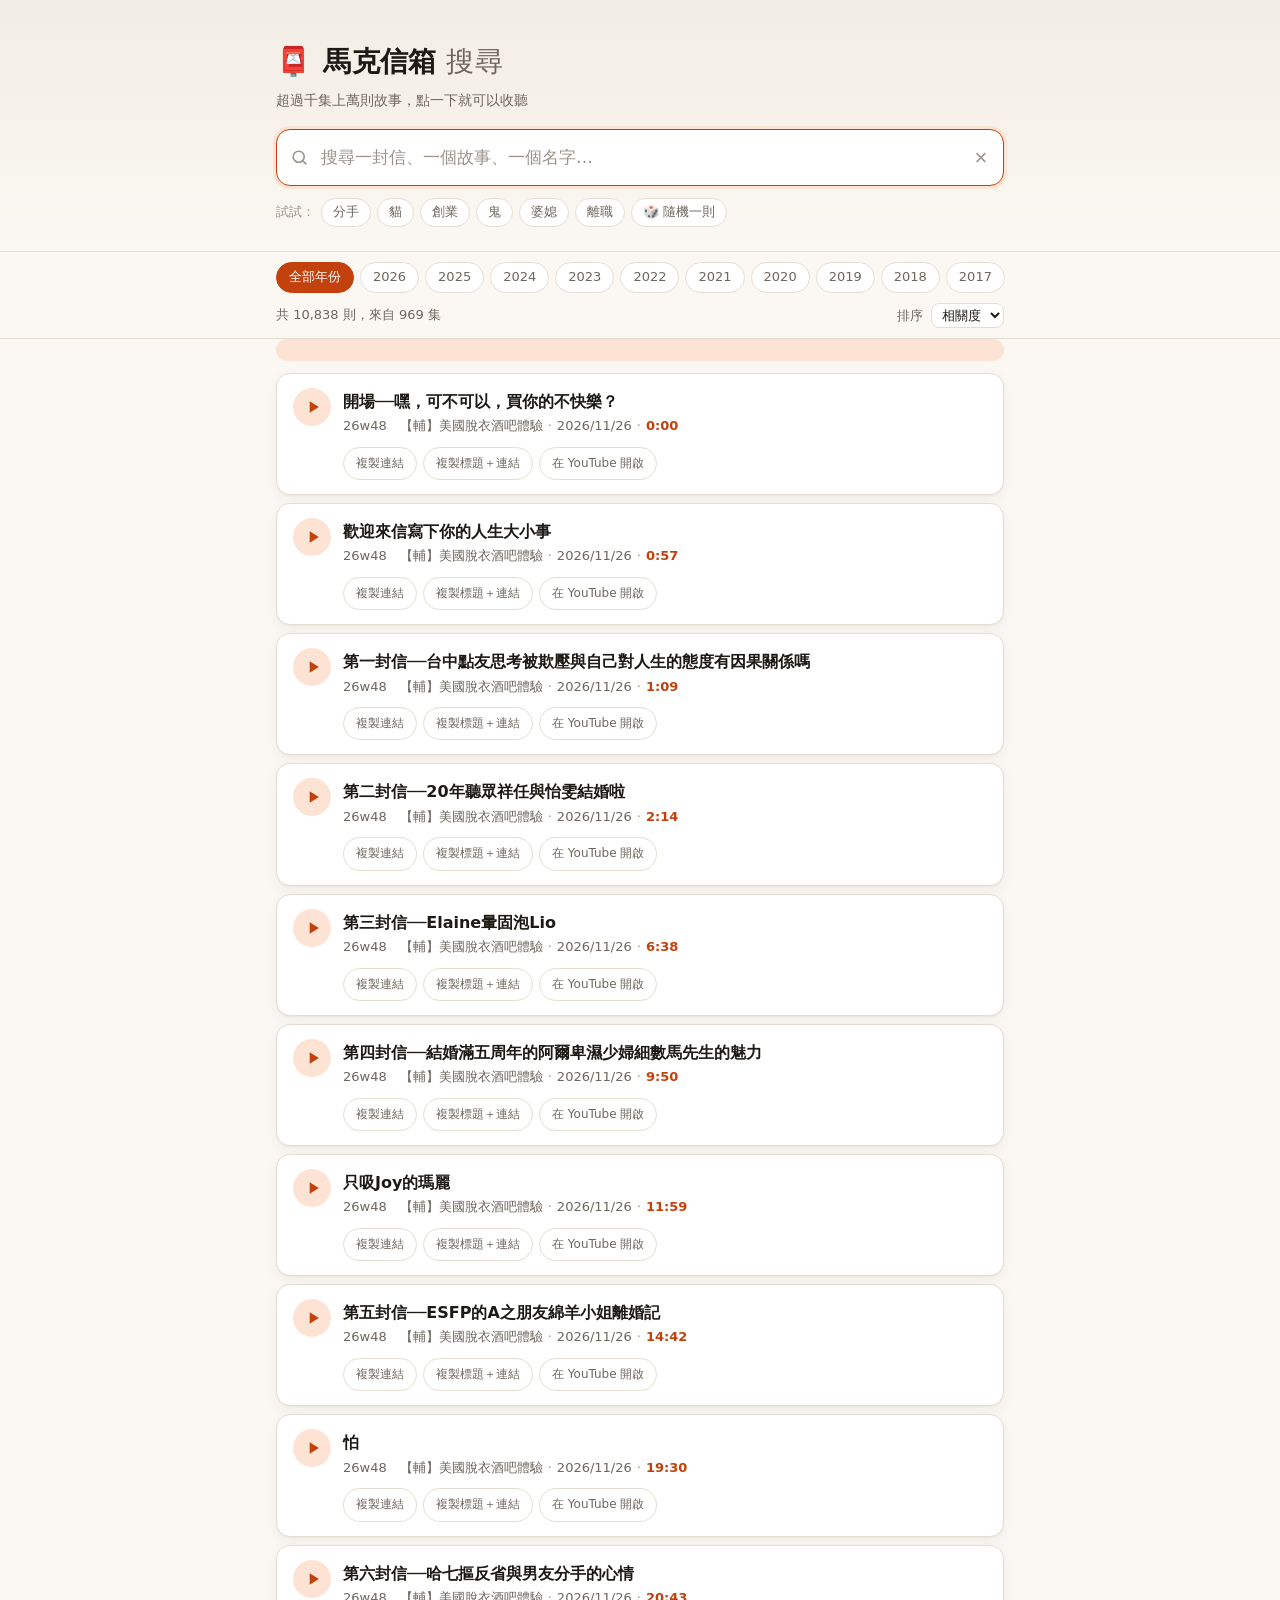
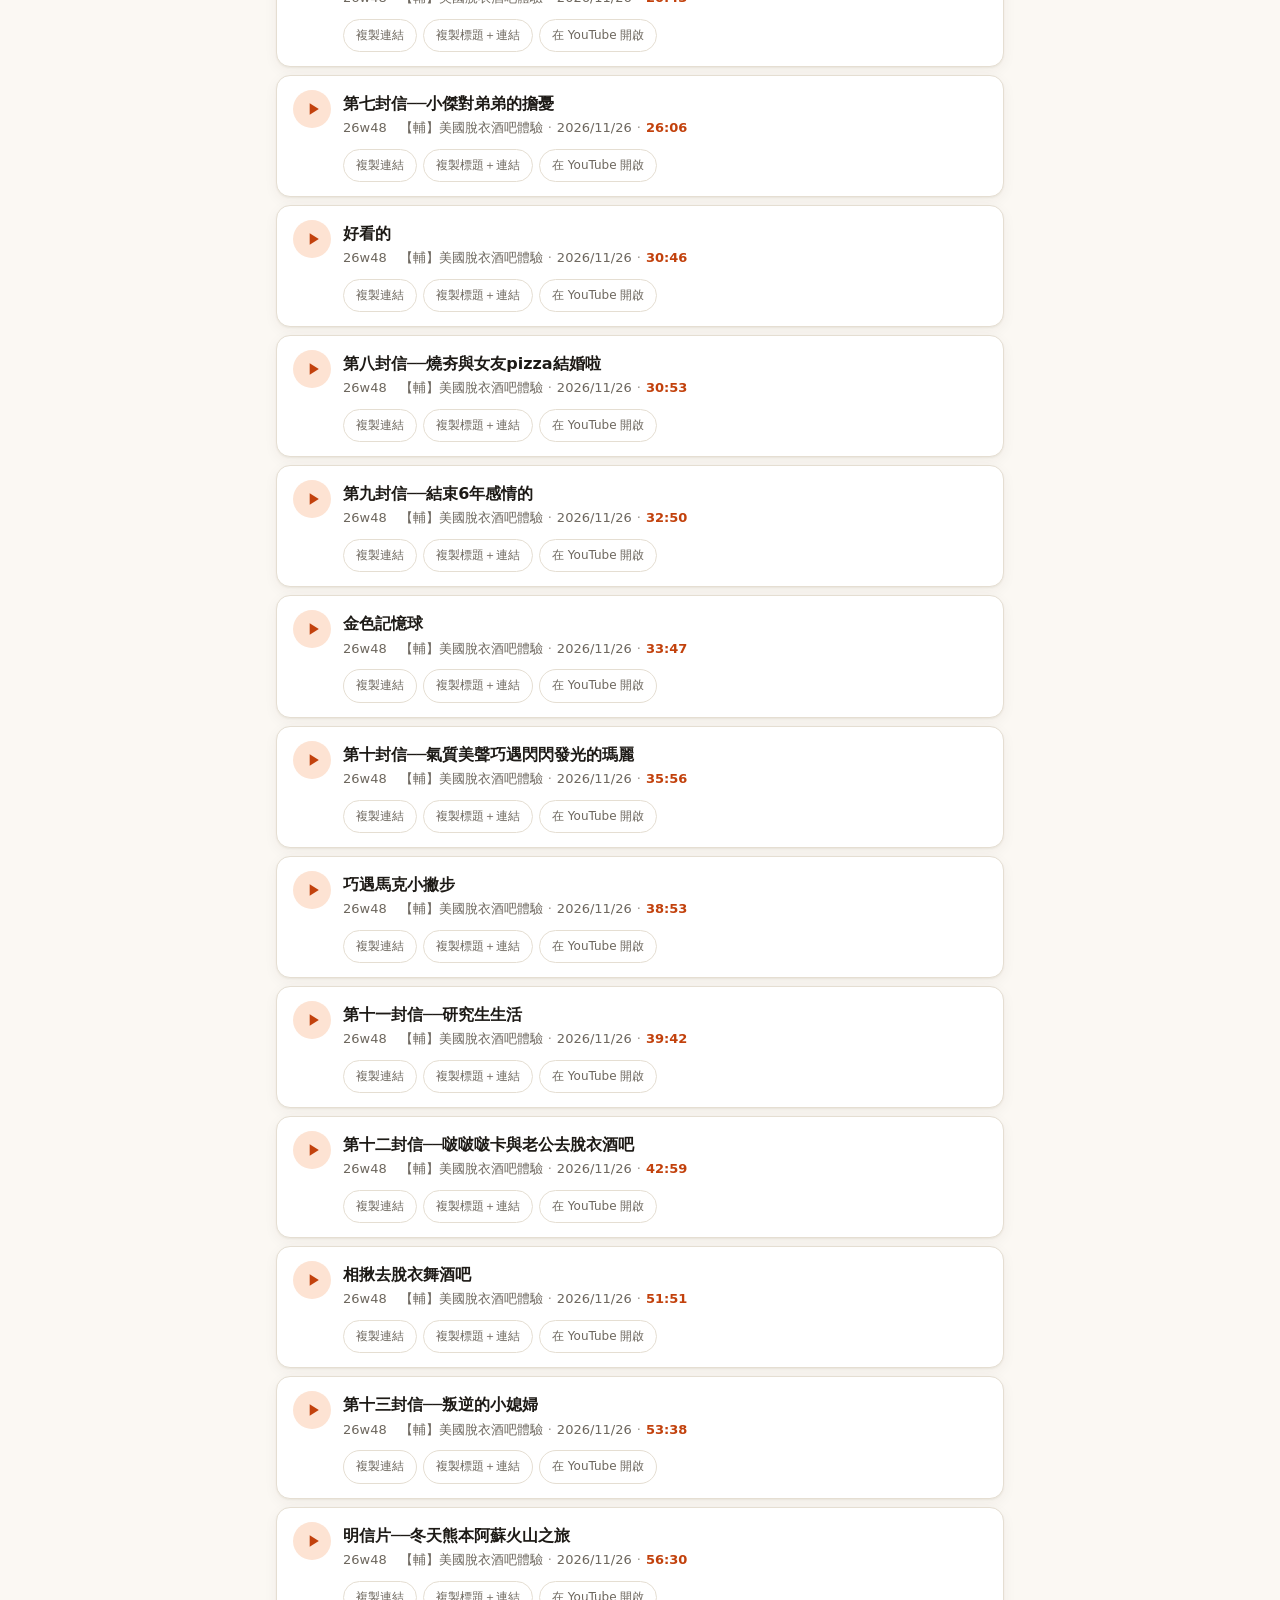
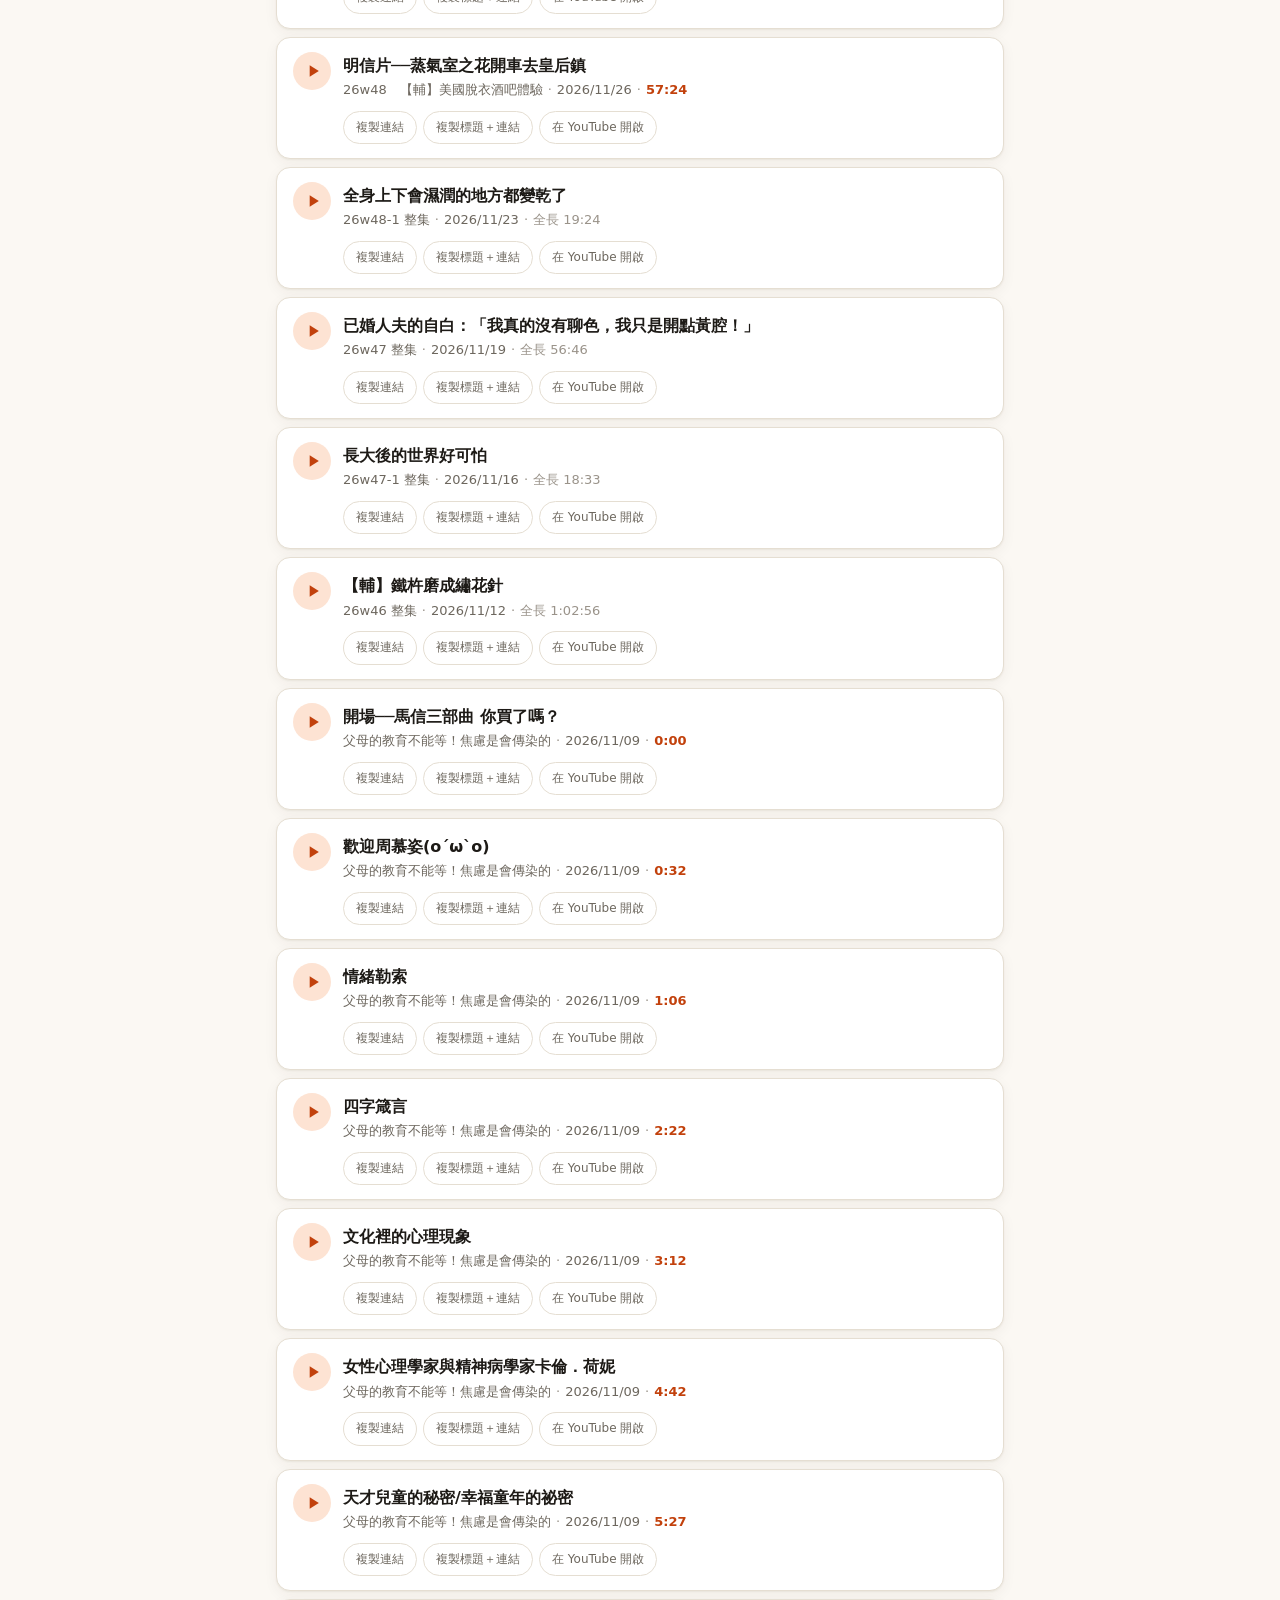
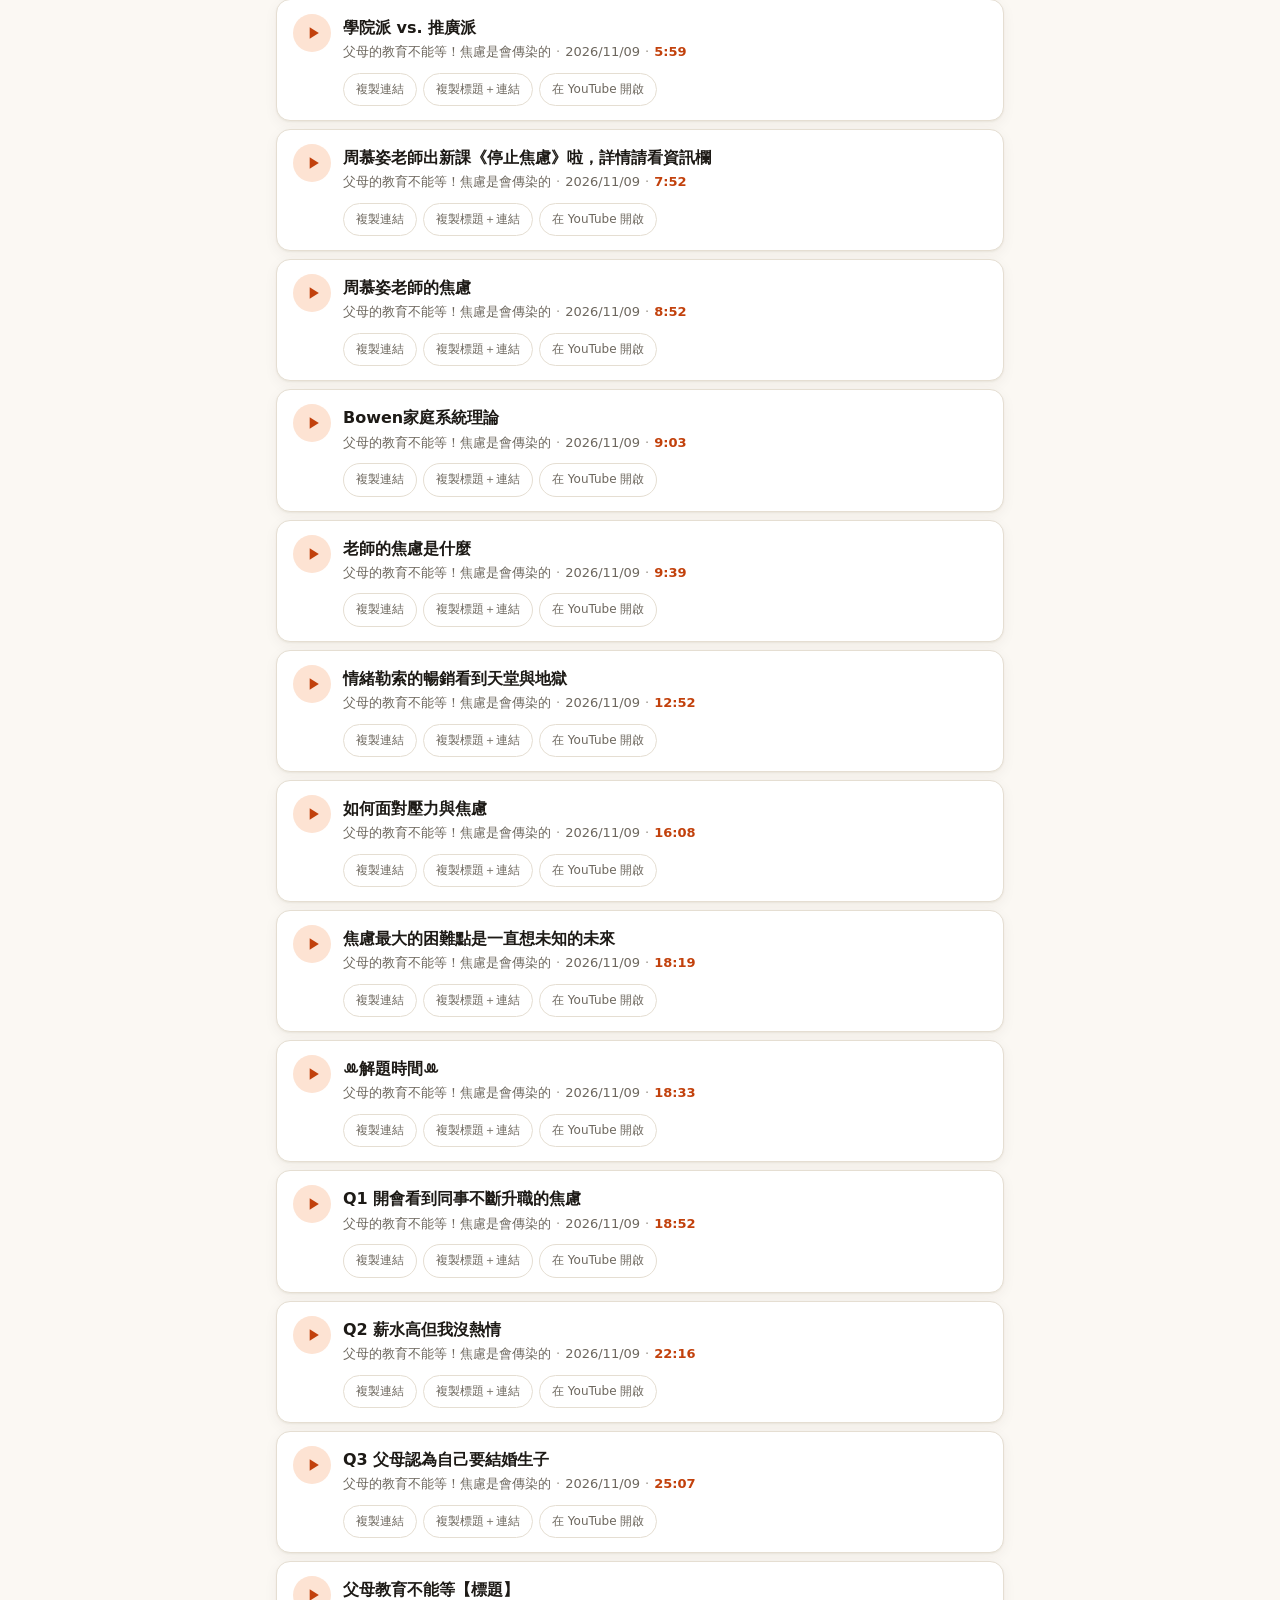
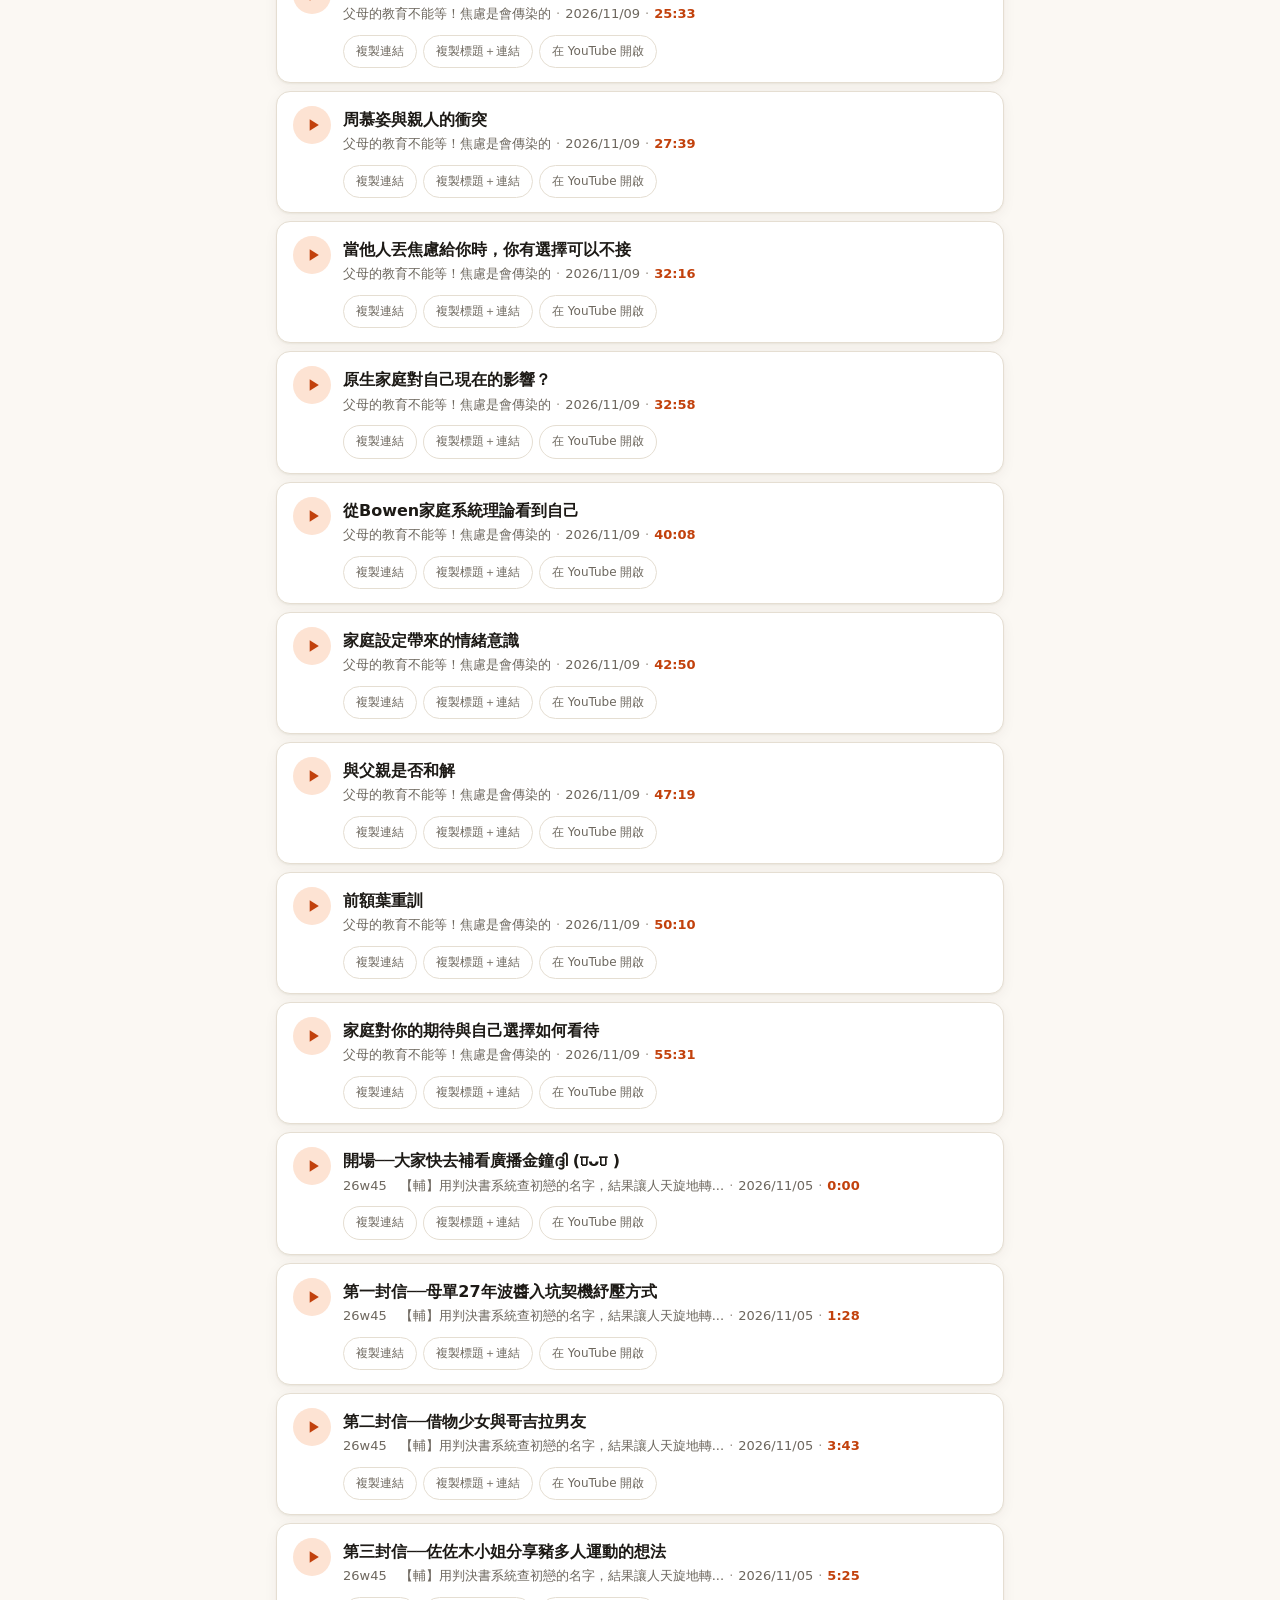
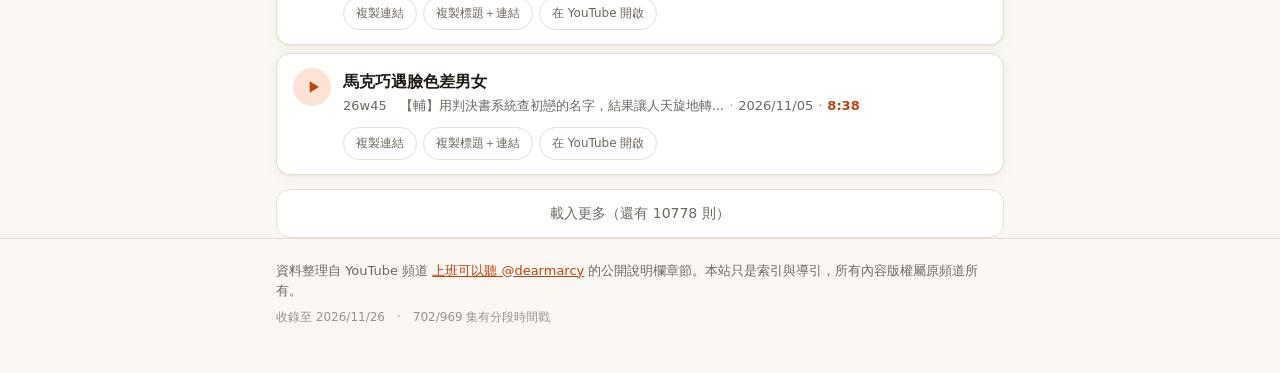
<file: docs/search/index.html>
<!doctype html>
<html lang="zh-Hant">
<head>
<meta charset="utf-8">
<meta name="viewport" content="width=device-width, initial-scale=1, viewport-fit=cover">
<title>馬克信箱 搜尋 — 找到那一封信</title>
<meta name="description" content="搜尋《馬克信箱》全部集數的每一封信，直接跳到那個時間點收聽。">
<meta property="og:title" content="馬克信箱 搜尋">
<meta property="og:description" content="搜尋《馬克信箱》全部集數的每一封信，直接跳到那個時間點收聽。">
<meta property="og:type" content="website">
<link rel="icon" href="data:image/svg+xml,<svg xmlns='http://www.w3.org/2000/svg' viewBox='0 0 100 100'><text y='.9em' font-size='90'>📮</text></svg>">
<link rel="preload" href="data/index.json" as="fetch" crossorigin>
<link rel="stylesheet" href="style.css?v=69b7cd62">
</head>
<body>

<header class="top">
  <div class="wrap">
    <h1><span class="mark">📮</span> 馬克信箱 <span class="thin">搜尋</span></h1>
    <p class="tagline" id="tagline">載入中…</p>

    <div class="searchbox">
      <svg class="icon" viewBox="0 0 24 24" aria-hidden="true"><circle cx="11" cy="11" r="7"/><path d="M20 20l-3.5-3.5"/></svg>
      <input id="q" type="search" autocomplete="off" autocapitalize="off" spellcheck="false"
             placeholder="搜尋一封信、一個故事、一個名字…" aria-label="搜尋">
      <button id="clear" class="clear" type="button" aria-label="清除" hidden>&times;</button>
    </div>

    <div class="suggest" id="suggest">
      <span class="lbl">試試：</span>
      <button data-q="分手">分手</button>
      <button data-q="貓">貓</button>
      <button data-q="創業">創業</button>
      <button data-q="鬼">鬼</button>
      <button data-q="婆媳">婆媳</button>
      <button data-q="離職">離職</button>
    </div>
  </div>
</header>

<nav class="filters" id="filters" hidden>
  <div class="wrap">
    <div class="years" id="years" role="group" aria-label="年份篩選"></div>
    <div class="row2">
      <span class="count" id="count"></span>
      <label class="sort">
        排序
        <select id="sort">
          <option value="rel">相關度</option>
          <option value="new">最新</option>
          <option value="old">最舊</option>
        </select>
      </label>
    </div>
  </div>
</nav>

<main class="wrap" id="main">
  <div id="scope" class="scope" hidden></div>
  <div id="results" class="results"></div>
  <div id="empty" class="empty" hidden></div>
  <button id="more" class="more" type="button" hidden>載入更多</button>
</main>

<footer class="foot">
  <div class="wrap">
    <p>
      資料整理自 YouTube 頻道
      <a href="https://www.youtube.com/@dearmarcy" target="_blank" rel="noopener">上班可以聽 @dearmarcy</a>
      的公開說明欄章節。本站只是索引與導引，所有內容版權屬原頻道所有。
    </p>
    <p class="meta" id="footmeta"></p>
  </div>
</footer>

<template id="tpl-row">
  <article class="row">
    <button class="play" type="button" aria-label="播放">
      <svg viewBox="0 0 24 24" aria-hidden="true"><path d="M8 5v14l11-7z"/></svg>
    </button>
    <div class="body">
      <h3 class="title"></h3>
      <div class="sub">
        <button class="ep" type="button" title="只看這一集"></button>
        <span class="dot">·</span>
        <time class="date"></time>
        <span class="dot">·</span>
        <span class="ts"></span>
      </div>
      <div class="acts">
        <button class="act copy" type="button">複製連結</button>
        <button class="act copytext" type="button">複製標題＋連結</button>
        <a class="act yt" target="_blank" rel="noopener">在 YouTube 開啟</a>
      </div>
    </div>
  </article>
</template>

<script src="app.js?v=a44f963a"></script>
</body>
</html>
</file>
<file: docs/search/style.css>
/* 馬克信箱搜尋站 —— 淺色/深色跟隨系統，手機優先 */

:root {
  --bg: #fbf8f3;
  --bg-card: #ffffff;
  --bg-sunk: #f2ede4;
  --fg: #1d1a16;
  --fg-dim: #6d675e;
  --fg-faint: #9a938a;
  --line: #e5ded2;
  --accent: #c2410c;          /* 信封的橘紅 */
  --accent-soft: #fde3d3;
  --accent-fg: #ffffff;
  --mark-bg: #ffe08a;
  --mark-fg: #3d2a00;
  --shadow: 0 1px 2px rgba(60, 45, 25, .06), 0 4px 14px rgba(60, 45, 25, .05);
  --radius: 14px;
}

@media (prefers-color-scheme: dark) {
  :root {
    --bg: #16130f;
    --bg-card: #211d18;
    --bg-sunk: #2b251e;
    --fg: #f0ebe3;
    --fg-dim: #a89f92;
    --fg-faint: #7a7266;
    --line: #352e26;
    --accent: #fb923c;
    --accent-soft: #40260f;
    --accent-fg: #1a1206;
    --mark-bg: #7a5a12;
    --mark-fg: #ffeec2;
    --shadow: 0 1px 2px rgba(0, 0, 0, .3), 0 4px 14px rgba(0, 0, 0, .25);
  }
}

* { box-sizing: border-box; }

html { -webkit-text-size-adjust: 100%; }

body {
  margin: 0;
  background: var(--bg);
  color: var(--fg);
  font-family: "Noto Sans TC", "PingFang TC", "Microsoft JhengHei",
               system-ui, -apple-system, "Segoe UI", sans-serif;
  line-height: 1.6;
  -webkit-font-smoothing: antialiased;
}

.wrap {
  max-width: 760px;
  margin: 0 auto;
  padding: 0 16px;
}

/* ---------------------------------------------------------------- header */
.top {
  background: linear-gradient(180deg, var(--bg-sunk), var(--bg));
  border-bottom: 1px solid var(--line);
  padding: 28px 0 20px;
}

h1 {
  margin: 0;
  font-size: 1.5rem;
  letter-spacing: .01em;
}
h1 .mark { margin-right: 2px; }
h1 .thin { font-weight: 400; color: var(--fg-dim); }

.tagline {
  margin: 4px 0 18px;
  color: var(--fg-dim);
  font-size: .875rem;
}

.searchbox {
  position: relative;
  display: flex;
  align-items: center;
}
.searchbox .icon {
  position: absolute;
  left: 14px;
  width: 19px; height: 19px;
  fill: none;
  stroke: var(--fg-faint);
  stroke-width: 2;
  stroke-linecap: round;
  pointer-events: none;
}
#q {
  width: 100%;
  padding: 14px 44px;
  font: inherit;
  font-size: 1.0625rem;
  color: var(--fg);
  background: var(--bg-card);
  border: 1px solid var(--line);
  border-radius: var(--radius);
  box-shadow: var(--shadow);
  transition: border-color .15s, box-shadow .15s;
}
#q::placeholder { color: var(--fg-faint); }
#q:focus {
  outline: none;
  border-color: var(--accent);
  box-shadow: 0 0 0 3px var(--accent-soft);
}
#q::-webkit-search-cancel-button { display: none; }

.clear {
  position: absolute;
  right: 8px;
  width: 30px; height: 30px;
  display: grid; place-items: center;
  font-size: 22px; line-height: 1;
  color: var(--fg-faint);
  background: none; border: 0; border-radius: 50%;
  cursor: pointer;
}
.clear:hover { background: var(--bg-sunk); color: var(--fg); }

.suggest {
  display: flex;
  flex-wrap: wrap;
  gap: 6px;
  align-items: center;
  margin-top: 12px;
  font-size: .8125rem;
}
.suggest .lbl { color: var(--fg-faint); }
.suggest button {
  font: inherit;
  padding: 3px 11px;
  color: var(--fg-dim);
  background: var(--bg-card);
  border: 1px solid var(--line);
  border-radius: 999px;
  cursor: pointer;
}
.suggest button:hover { border-color: var(--accent); color: var(--accent); }

/* --------------------------------------------------------------- filters */
.filters {
  position: sticky;
  top: 0;
  z-index: 20;
  background: color-mix(in srgb, var(--bg) 88%, transparent);
  backdrop-filter: saturate(1.6) blur(10px);
  border-bottom: 1px solid var(--line);
  padding: 10px 0;
}

.years {
  display: flex;
  gap: 6px;
  overflow-x: auto;
  scrollbar-width: none;
  padding-bottom: 2px;
  margin: 0 -16px;
  padding-inline: 16px;
}
.years::-webkit-scrollbar { display: none; }
.years button {
  flex: 0 0 auto;
  font: inherit;
  font-size: .8125rem;
  padding: 4px 12px;
  color: var(--fg-dim);
  background: var(--bg-card);
  border: 1px solid var(--line);
  border-radius: 999px;
  cursor: pointer;
  white-space: nowrap;
}
.years button[aria-pressed="true"] {
  background: var(--accent);
  border-color: var(--accent);
  color: var(--accent-fg);
  font-weight: 500;
}

.row2 {
  display: flex;
  align-items: center;
  justify-content: space-between;
  gap: 12px;
  margin-top: 8px;
  font-size: .8125rem;
  color: var(--fg-dim);
}
.sort select {
  font: inherit;
  font-size: .8125rem;
  color: var(--fg);
  background: var(--bg-card);
  border: 1px solid var(--line);
  border-radius: 8px;
  padding: 3px 6px;
  margin-left: 4px;
}

/* --------------------------------------------------------------- results */
main { padding: 18px 0 60px; min-height: 50vh; }

.results { display: flex; flex-direction: column; gap: 8px; }

.row {
  display: flex;
  gap: 12px;
  padding: 12px 14px;
  background: var(--bg-card);
  border: 1px solid var(--line);
  border-radius: var(--radius);
  box-shadow: var(--shadow);
}
.row.is-playing { border-color: var(--accent); }

.play {
  flex: 0 0 auto;
  align-self: flex-start;
  width: 38px; height: 38px;
  display: grid; place-items: center;
  background: var(--accent-soft);
  color: var(--accent);
  border: 0;
  border-radius: 50%;
  cursor: pointer;
  transition: transform .12s;
}
.play svg { width: 20px; height: 20px; fill: currentColor; margin-left: 2px; }
.play:hover { transform: scale(1.07); }
.row.is-playing .play { background: var(--accent); color: var(--accent-fg); }

.body { min-width: 0; flex: 1; }

.title {
  margin: 2px 0 3px;
  font-size: 1rem;
  font-weight: 600;
  line-height: 1.45;
  overflow-wrap: anywhere;
}
.title mark {
  background: var(--mark-bg);
  color: var(--mark-fg);
  border-radius: 3px;
  padding: 0 1px;
}

.sub {
  display: flex;
  flex-wrap: wrap;
  gap: 5px;
  align-items: baseline;
  font-size: .8125rem;
  color: var(--fg-dim);
}
.sub .ep {
  overflow-wrap: anywhere;
  font: inherit;
  font-size: .8125rem;
  color: var(--fg-dim);
  text-align: left;
  padding: 0;
  background: none;
  border: 0;
  border-bottom: 1px dotted transparent;
  cursor: pointer;
}
.sub .ep:hover { color: var(--accent); border-bottom-color: currentColor; }

/* 只看某一集的範圍提示 */
.scope {
  display: flex;
  align-items: center;
  gap: 10px;
  margin-bottom: 12px;
  padding: 11px 14px;
  background: var(--accent-soft);
  border-radius: var(--radius);
  font-size: .875rem;
}
.scope .txt { flex: 1; min-width: 0; }
.scope .name { font-weight: 600; }
.scope button {
  flex: 0 0 auto;
  font: inherit;
  font-size: .75rem;
  padding: 5px 12px;
  color: var(--fg);
  background: var(--bg-card);
  border: 1px solid var(--line);
  border-radius: 999px;
  cursor: pointer;
}
.scope button:hover { border-color: var(--accent); color: var(--accent); }
.sub .dot { color: var(--fg-faint); }
.sub .ts {
  font-variant-numeric: tabular-nums;
  color: var(--accent);
  font-weight: 600;
}
.row.whole .sub .ts { color: var(--fg-faint); font-weight: 400; }

.badge {
  font-size: .6875rem;
  padding: 1px 7px;
  border-radius: 999px;
  background: var(--bg-sunk);
  color: var(--fg-dim);
  white-space: nowrap;
}

.acts {
  display: flex;
  flex-wrap: wrap;
  gap: 6px;
  margin-top: 9px;
}
.act {
  font: inherit;
  font-size: .75rem;
  padding: 6px 12px;      /* 觸控目標不要太小 */
  color: var(--fg-dim);
  background: transparent;
  border: 1px solid var(--line);
  border-radius: 999px;
  cursor: pointer;
  text-decoration: none;
}
.act:hover { border-color: var(--accent); color: var(--accent); }
.act.done { border-color: var(--accent); color: var(--accent); background: var(--accent-soft); }

/* 播放器：插在被點的那一列下面 */
.player {
  margin: 8px 0 2px;
  border-radius: var(--radius);
  overflow: hidden;
  background: #000;
  aspect-ratio: 16 / 9;
  box-shadow: var(--shadow);
}
.player iframe { width: 100%; height: 100%; border: 0; display: block; }

/* --------------------------------------------------------- empty / more */
.empty {
  padding: 48px 8px;
  text-align: center;
  color: var(--fg-dim);
}
.empty strong { color: var(--fg); }
.empty .hint { font-size: .875rem; margin-top: 8px; }

.section-label {
  margin: 22px 0 6px;
  font-size: .8125rem;
  font-weight: 600;
  color: var(--fg-faint);
  letter-spacing: .04em;
}
.section-label:first-child { margin-top: 0; }

.more {
  display: block;
  width: 100%;
  margin-top: 14px;
  padding: 12px;
  font: inherit;
  font-size: .875rem;
  color: var(--fg-dim);
  background: var(--bg-card);
  border: 1px solid var(--line);
  border-radius: var(--radius);
  cursor: pointer;
}
.more:hover { border-color: var(--accent); color: var(--accent); }

/* ---------------------------------------------------------------- footer */
.foot {
  border-top: 1px solid var(--line);
  padding: 22px 0 40px;
  font-size: .8125rem;
  color: var(--fg-dim);
}
.foot p { margin: 0 0 6px; }
.foot a { color: var(--accent); }
.foot .meta { color: var(--fg-faint); font-size: .75rem; }

/* ----------------------------------------------------------------- toast */
.toast {
  position: fixed;
  left: 50%;
  bottom: 24px;
  transform: translateX(-50%) translateY(12px);
  padding: 9px 18px;
  background: var(--fg);
  color: var(--bg);
  border-radius: 999px;
  font-size: .875rem;
  opacity: 0;
  pointer-events: none;
  transition: opacity .18s, transform .18s;
  z-index: 60;
}
.toast.show { opacity: 1; transform: translateX(-50%) translateY(0); }

@media (min-width: 600px) {
  .top { padding: 40px 0 24px; }
  h1 { font-size: 1.75rem; }
  .row { padding: 14px 16px; }
}

@media (prefers-reduced-motion: reduce) {
  * { transition: none !important; }
}
</file>
